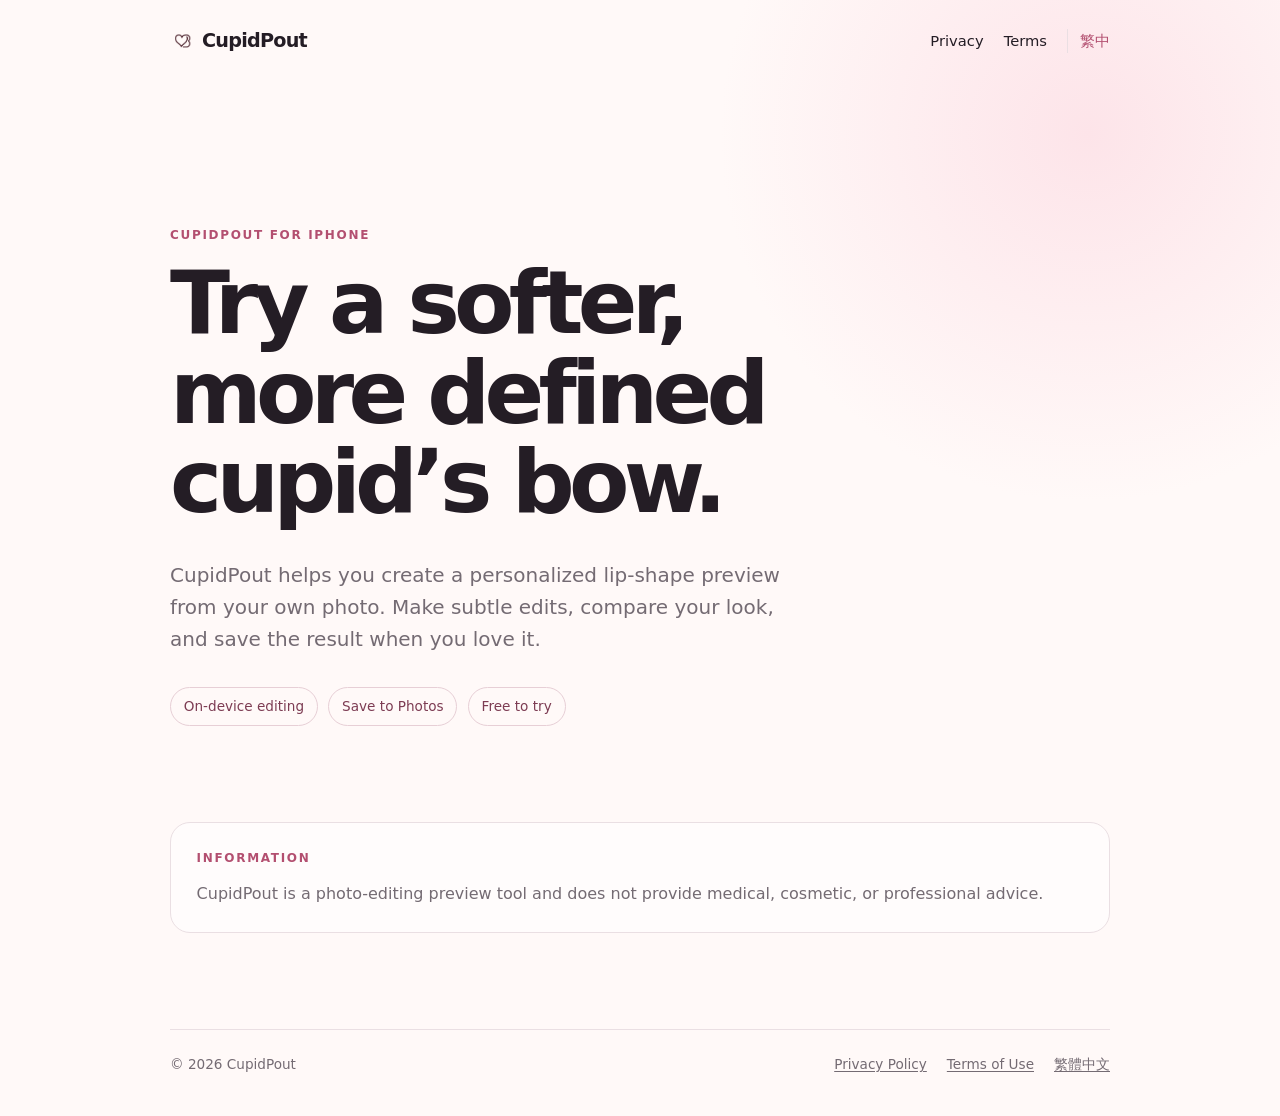
<file: index.html>
<!doctype html>
<html lang="en">
  <head>
    <meta charset="utf-8">
    <meta name="viewport" content="width=device-width, initial-scale=1">
    <meta name="description" content="CupidPout is a simple photo editor for creating a cupid's bow preview.">
    <title>CupidPout — Photo editing, made personal</title>
    <link rel="stylesheet" href="assets/site.css">
  </head>
  <body>
    <main class="shell">
      <nav class="nav" aria-label="Primary navigation">
        <a class="brand" href="./" aria-label="CupidPout home"><img src="assets/logo-v13-brown.png" alt="" aria-hidden="true"> CupidPout</a>
        <div class="nav-links">
          <a href="privacy.html">Privacy</a>
          <a href="terms.html">Terms</a>
          <a class="language" href="zh-tw/">繁中</a>
        </div>
      </nav>

      <section class="hero">
        <p class="eyebrow">CupidPout for iPhone</p>
        <h1>Try a softer,<br>more defined cupid’s bow.</h1>
        <p class="lede">CupidPout helps you create a personalized lip-shape preview from your own photo. Make subtle edits, compare your look, and save the result when you love it.</p>
        <div class="pills" aria-label="App highlights">
          <span>On-device editing</span>
          <span>Save to Photos</span>
          <span>Free to try</span>
        </div>
      </section>

      <section class="notice" aria-labelledby="information-title">
        <p class="eyebrow" id="information-title">Information</p>
        <p>CupidPout is a photo-editing preview tool and does not provide medical, cosmetic, or professional advice.</p>
      </section>
    </main>

    <footer>
      <p>© 2026 CupidPout</p>
      <div>
        <a href="privacy.html">Privacy Policy</a>
        <a href="terms.html">Terms of Use</a>
        <a href="zh-tw/">繁體中文</a>
      </div>
    </footer>
  </body>
</html>
</file>
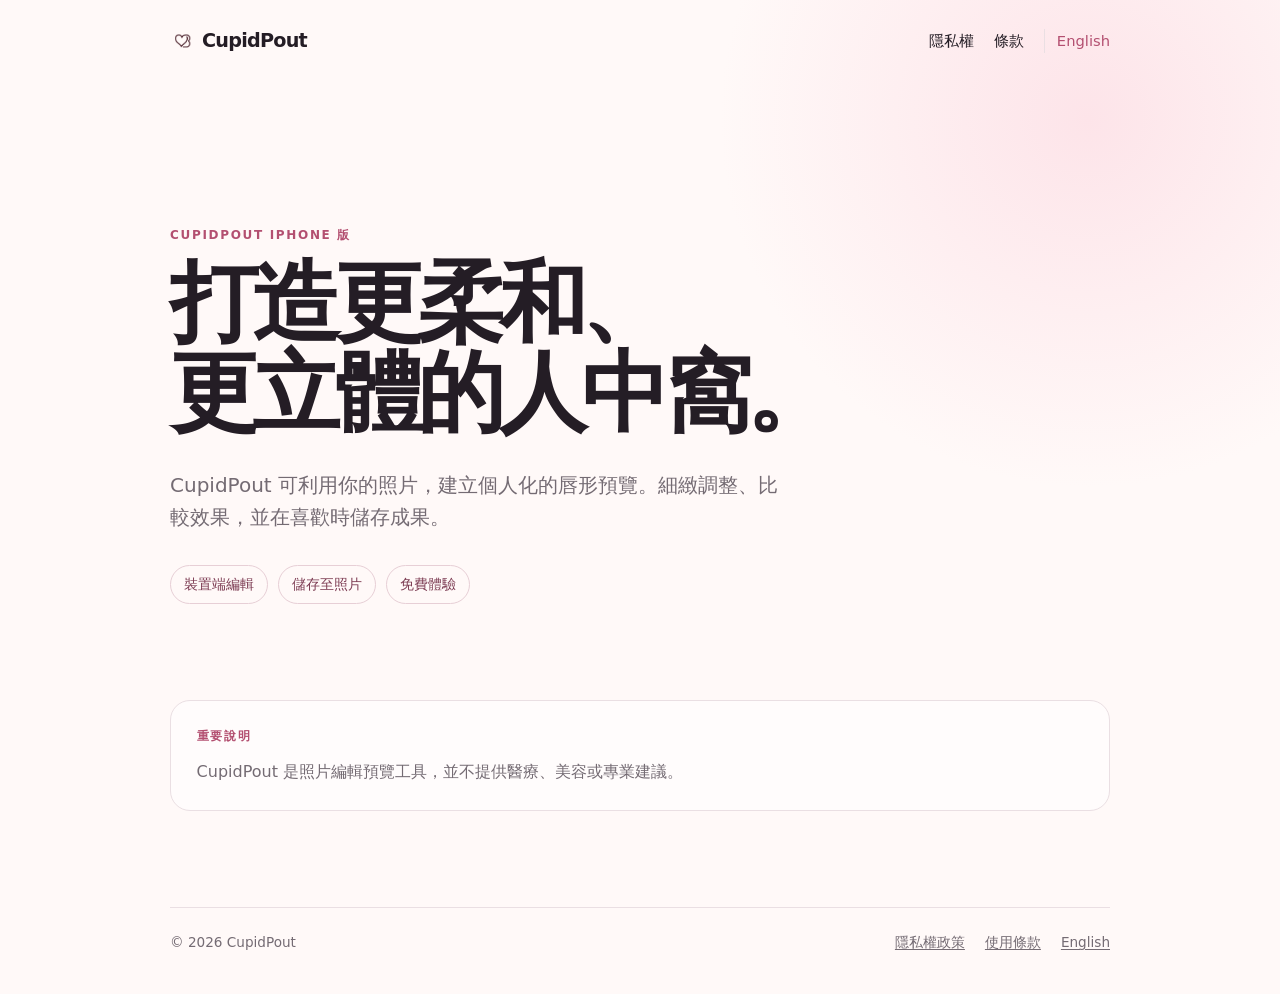
<file: zh-tw/index.html>
<!doctype html>
<html lang="zh-Hant-TW">
  <head>
    <meta charset="utf-8">
    <meta name="viewport" content="width=device-width, initial-scale=1">
    <meta name="description" content="CupidPout 是一款能建立人中窩唇形預覽的簡易照片編輯 App。">
    <title>CupidPout — 為你打造的照片編輯體驗</title>
    <link rel="stylesheet" href="../assets/site.css">
  </head>
  <body>
    <main class="shell">
      <nav class="nav" aria-label="主要導覽">
        <a class="brand" href="./" aria-label="CupidPout 首頁"><img src="../assets/logo-v13-brown.png" alt="" aria-hidden="true"> CupidPout</a>
        <div class="nav-links">
          <a href="privacy.html">隱私權</a>
          <a href="terms.html">條款</a>
          <a class="language" href="../">English</a>
        </div>
      </nav>

      <section class="hero">
        <p class="eyebrow">CupidPout iPhone 版</p>
        <h1>打造更柔和、<br>更立體的人中窩。</h1>
        <p class="lede">CupidPout 可利用你的照片，建立個人化的唇形預覽。細緻調整、比較效果，並在喜歡時儲存成果。</p>
        <div class="pills" aria-label="App 功能亮點">
          <span>裝置端編輯</span>
          <span>儲存至照片</span>
          <span>免費體驗</span>
        </div>
      </section>

      <section class="notice" aria-labelledby="information-title">
        <p class="eyebrow" id="information-title">重要說明</p>
        <p>CupidPout 是照片編輯預覽工具，並不提供醫療、美容或專業建議。</p>
      </section>
    </main>
    <footer>
      <p>© 2026 CupidPout</p>
      <div><a href="privacy.html">隱私權政策</a><a href="terms.html">使用條款</a><a href="../">English</a></div>
    </footer>
  </body>
</html>
</file>
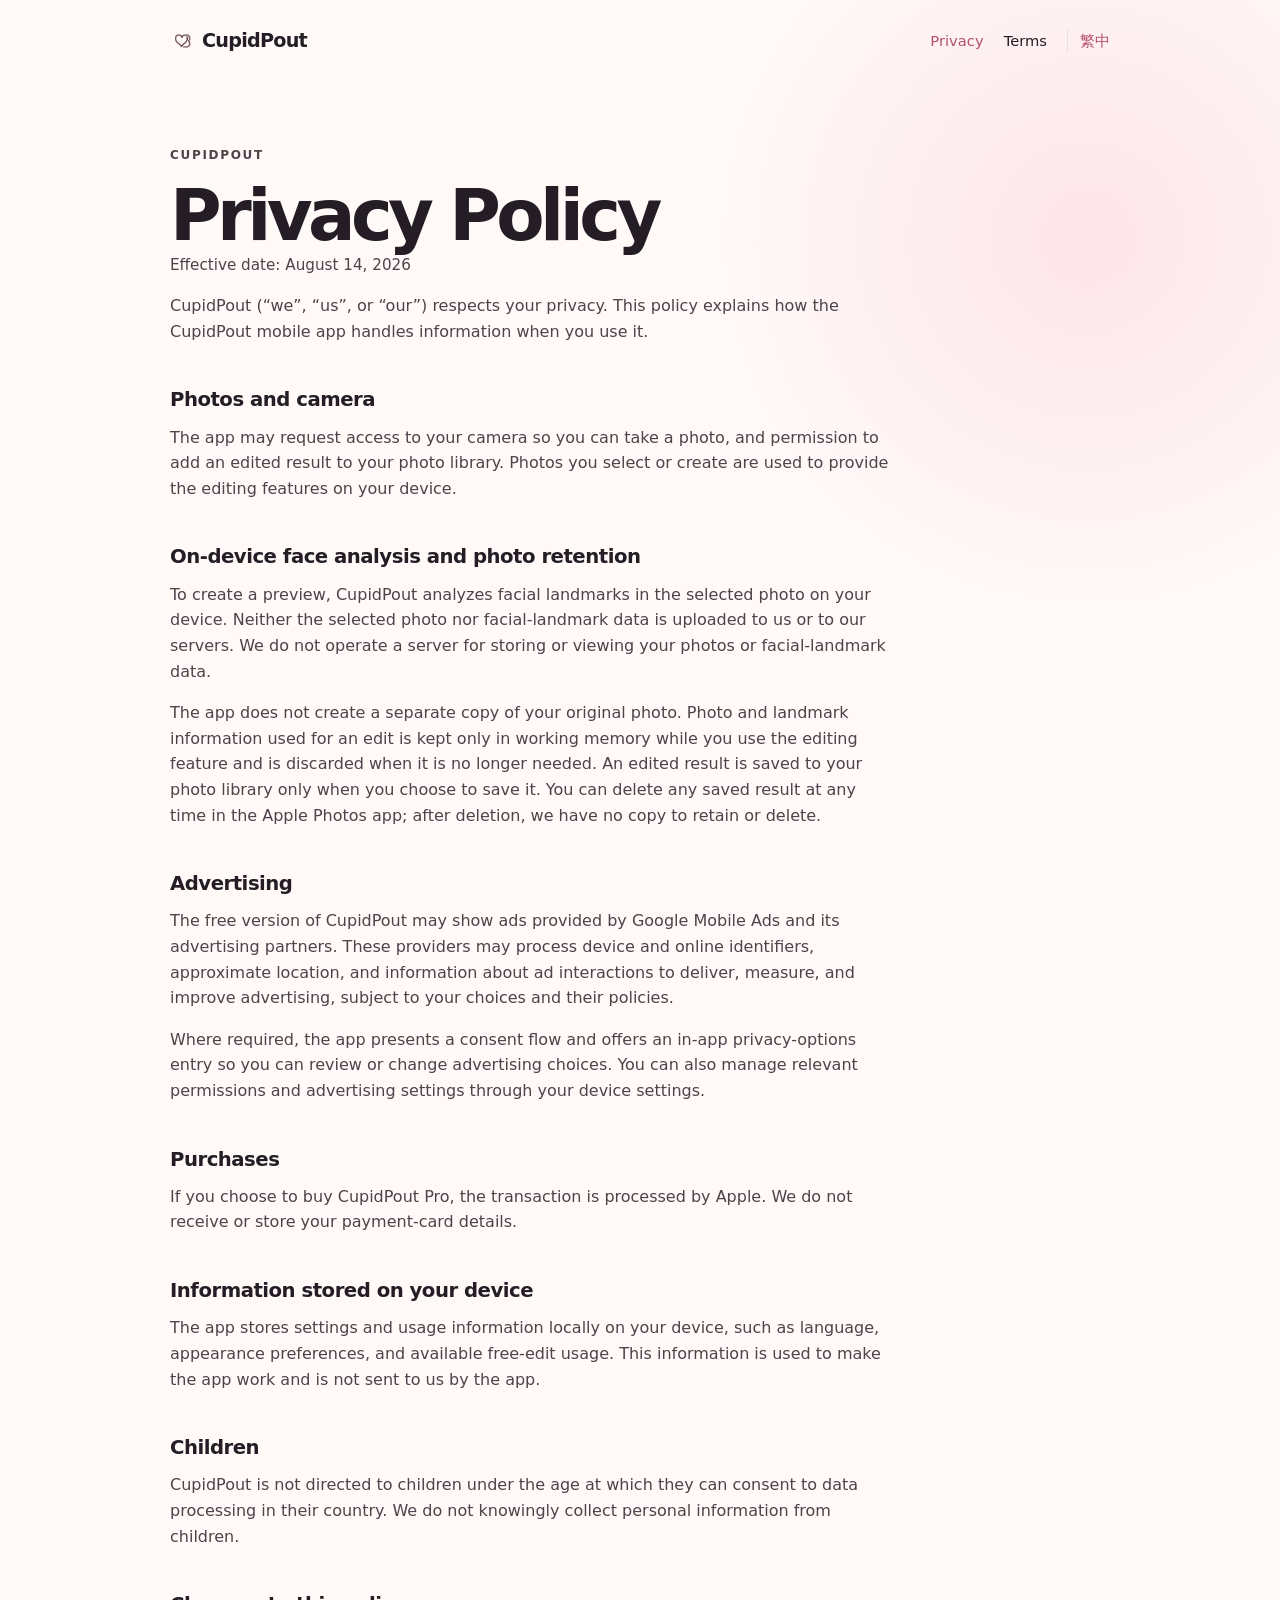
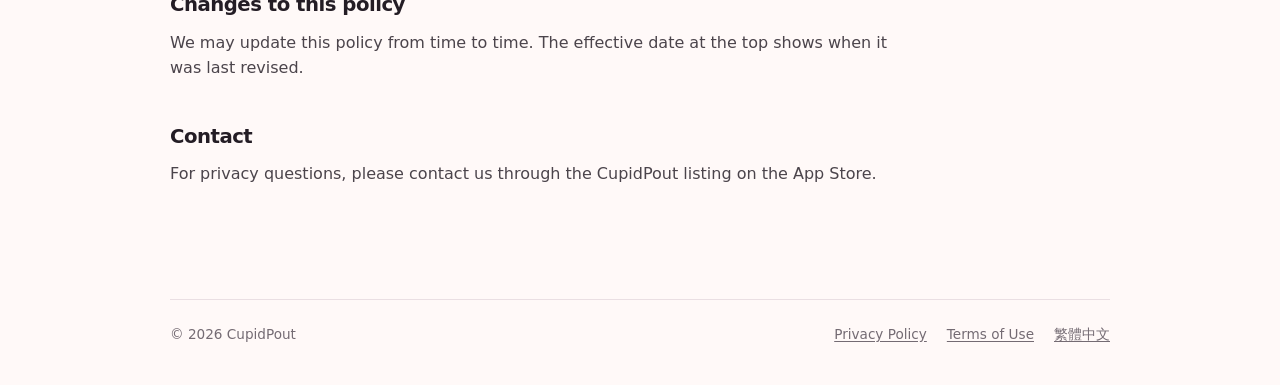
<file: privacy.html>
<!doctype html>
<html lang="en">
  <head>
    <meta charset="utf-8">
    <meta name="viewport" content="width=device-width, initial-scale=1">
    <meta name="description" content="CupidPout Privacy Policy">
    <title>Privacy Policy — CupidPout</title>
    <link rel="stylesheet" href="assets/site.css">
  </head>
  <body>
    <main class="shell">
      <nav class="nav" aria-label="Primary navigation">
        <a class="brand" href="./" aria-label="CupidPout home"><img src="assets/logo-v13-brown.png" alt="" aria-hidden="true"> CupidPout</a>
        <div class="nav-links">
          <a aria-current="page" href="privacy.html">Privacy</a>
          <a href="terms.html">Terms</a>
          <a class="language" href="zh-tw/privacy.html">繁中</a>
        </div>
      </nav>
      <article class="legal">
        <p class="eyebrow">CupidPout</p>
        <h1>Privacy Policy</h1>
        <p class="updated">Effective date: August 14, 2026</p>

        <p>CupidPout (“we”, “us”, or “our”) respects your privacy. This policy explains how the CupidPout mobile app handles information when you use it.</p>

        <h2>Photos and camera</h2>
        <p>The app may request access to your camera so you can take a photo, and permission to add an edited result to your photo library. Photos you select or create are used to provide the editing features on your device.</p>

        <h2>On-device face analysis and photo retention</h2>
        <p>To create a preview, CupidPout analyzes facial landmarks in the selected photo on your device. Neither the selected photo nor facial-landmark data is uploaded to us or to our servers. We do not operate a server for storing or viewing your photos or facial-landmark data.</p>
        <p>The app does not create a separate copy of your original photo. Photo and landmark information used for an edit is kept only in working memory while you use the editing feature and is discarded when it is no longer needed. An edited result is saved to your photo library only when you choose to save it. You can delete any saved result at any time in the Apple Photos app; after deletion, we have no copy to retain or delete.</p>

        <h2>Advertising</h2>
        <p>The free version of CupidPout may show ads provided by Google Mobile Ads and its advertising partners. These providers may process device and online identifiers, approximate location, and information about ad interactions to deliver, measure, and improve advertising, subject to your choices and their policies.</p>
        <p>Where required, the app presents a consent flow and offers an in-app privacy-options entry so you can review or change advertising choices. You can also manage relevant permissions and advertising settings through your device settings.</p>

        <h2>Purchases</h2>
        <p>If you choose to buy CupidPout Pro, the transaction is processed by Apple. We do not receive or store your payment-card details.</p>

        <h2>Information stored on your device</h2>
        <p>The app stores settings and usage information locally on your device, such as language, appearance preferences, and available free-edit usage. This information is used to make the app work and is not sent to us by the app.</p>

        <h2>Children</h2>
        <p>CupidPout is not directed to children under the age at which they can consent to data processing in their country. We do not knowingly collect personal information from children.</p>

        <h2>Changes to this policy</h2>
        <p>We may update this policy from time to time. The effective date at the top shows when it was last revised.</p>

        <h2>Contact</h2>
        <p>For privacy questions, please contact us through the CupidPout listing on the App Store.</p>
      </article>
    </main>
    <footer>
      <p>© 2026 CupidPout</p>
      <div><a href="privacy.html">Privacy Policy</a><a href="terms.html">Terms of Use</a><a href="zh-tw/privacy.html">繁體中文</a></div>
    </footer>
  </body>
</html>
</file>
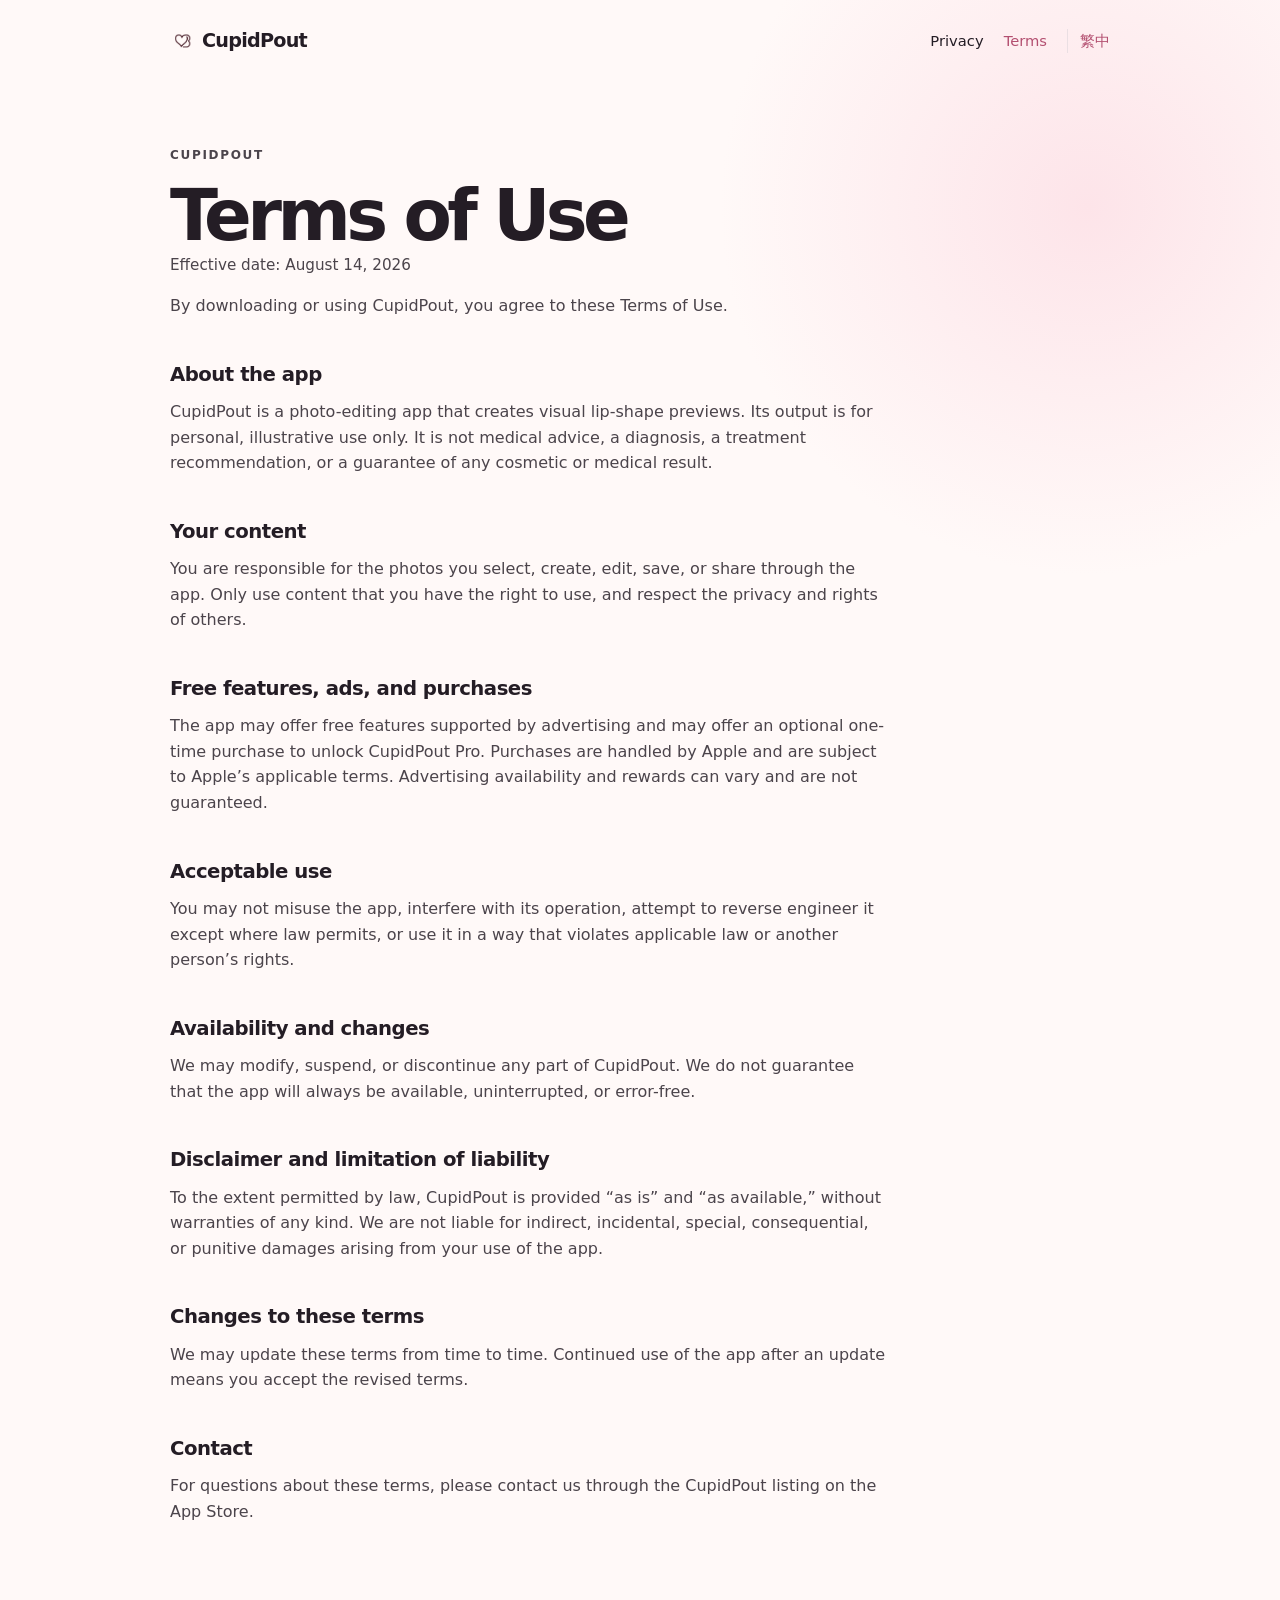
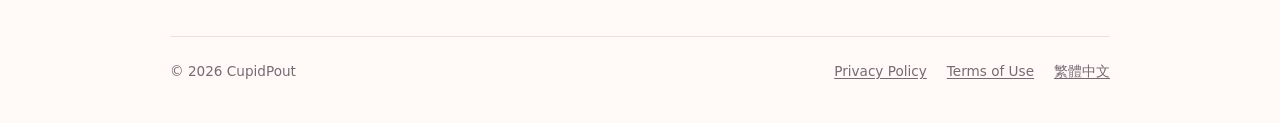
<file: terms.html>
<!doctype html>
<html lang="en">
  <head>
    <meta charset="utf-8">
    <meta name="viewport" content="width=device-width, initial-scale=1">
    <meta name="description" content="CupidPout Terms of Use">
    <title>Terms of Use — CupidPout</title>
    <link rel="stylesheet" href="assets/site.css">
  </head>
  <body>
    <main class="shell">
      <nav class="nav" aria-label="Primary navigation">
        <a class="brand" href="./" aria-label="CupidPout home"><img src="assets/logo-v13-brown.png" alt="" aria-hidden="true"> CupidPout</a>
        <div class="nav-links">
          <a href="privacy.html">Privacy</a>
          <a aria-current="page" href="terms.html">Terms</a>
          <a class="language" href="zh-tw/terms.html">繁中</a>
        </div>
      </nav>
      <article class="legal">
        <p class="eyebrow">CupidPout</p>
        <h1>Terms of Use</h1>
        <p class="updated">Effective date: August 14, 2026</p>

        <p>By downloading or using CupidPout, you agree to these Terms of Use.</p>

        <h2>About the app</h2>
        <p>CupidPout is a photo-editing app that creates visual lip-shape previews. Its output is for personal, illustrative use only. It is not medical advice, a diagnosis, a treatment recommendation, or a guarantee of any cosmetic or medical result.</p>

        <h2>Your content</h2>
        <p>You are responsible for the photos you select, create, edit, save, or share through the app. Only use content that you have the right to use, and respect the privacy and rights of others.</p>

        <h2>Free features, ads, and purchases</h2>
        <p>The app may offer free features supported by advertising and may offer an optional one-time purchase to unlock CupidPout Pro. Purchases are handled by Apple and are subject to Apple’s applicable terms. Advertising availability and rewards can vary and are not guaranteed.</p>

        <h2>Acceptable use</h2>
        <p>You may not misuse the app, interfere with its operation, attempt to reverse engineer it except where law permits, or use it in a way that violates applicable law or another person’s rights.</p>

        <h2>Availability and changes</h2>
        <p>We may modify, suspend, or discontinue any part of CupidPout. We do not guarantee that the app will always be available, uninterrupted, or error-free.</p>

        <h2>Disclaimer and limitation of liability</h2>
        <p>To the extent permitted by law, CupidPout is provided “as is” and “as available,” without warranties of any kind. We are not liable for indirect, incidental, special, consequential, or punitive damages arising from your use of the app.</p>

        <h2>Changes to these terms</h2>
        <p>We may update these terms from time to time. Continued use of the app after an update means you accept the revised terms.</p>

        <h2>Contact</h2>
        <p>For questions about these terms, please contact us through the CupidPout listing on the App Store.</p>
      </article>
    </main>
    <footer>
      <p>© 2026 CupidPout</p>
      <div><a href="privacy.html">Privacy Policy</a><a href="terms.html">Terms of Use</a><a href="zh-tw/terms.html">繁體中文</a></div>
    </footer>
  </body>
</html>
</file>
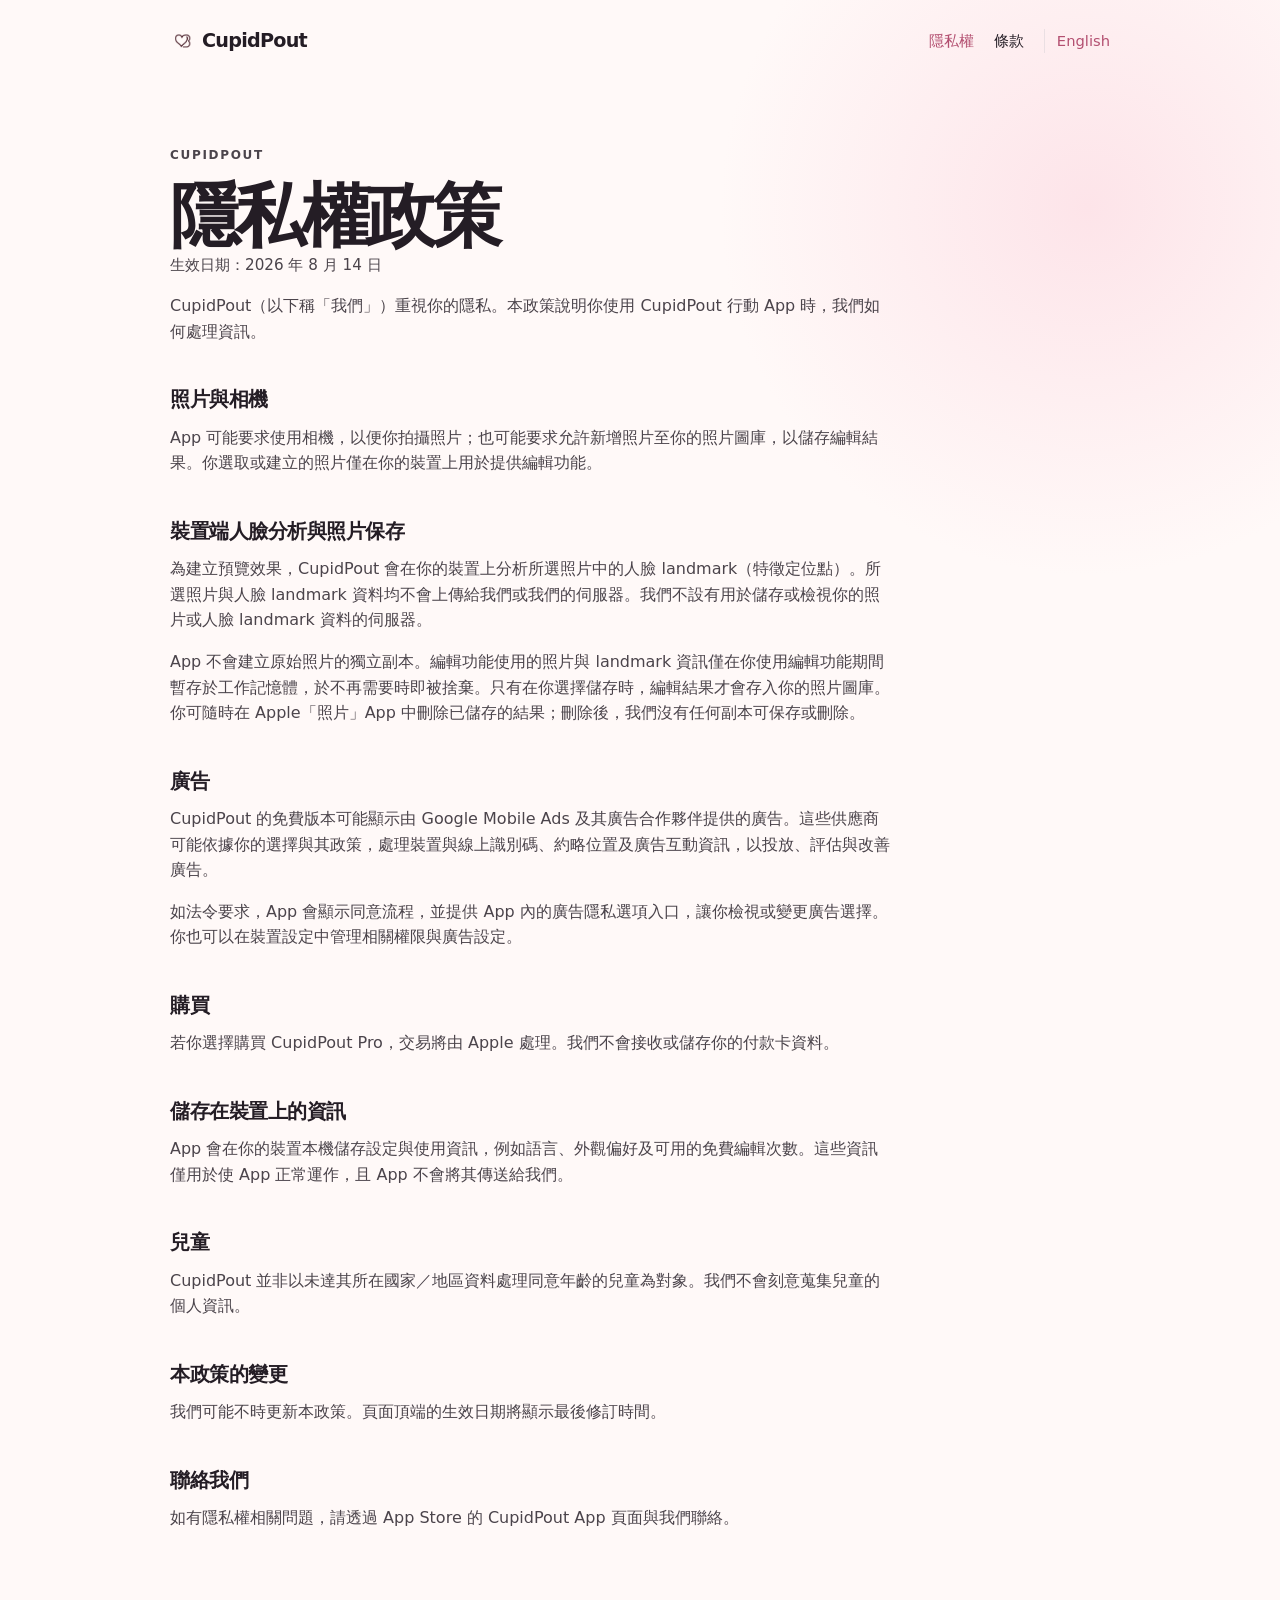
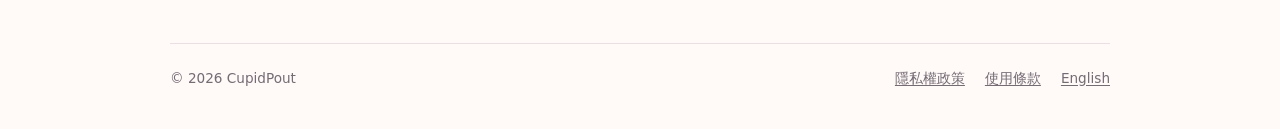
<file: zh-tw/privacy.html>
<!doctype html>
<html lang="zh-Hant-TW">
  <head>
    <meta charset="utf-8">
    <meta name="viewport" content="width=device-width, initial-scale=1">
    <meta name="description" content="CupidPout 隱私權政策">
    <title>隱私權政策 — CupidPout</title>
    <link rel="stylesheet" href="../assets/site.css">
  </head>
  <body>
    <main class="shell">
      <nav class="nav" aria-label="主要導覽">
        <a class="brand" href="./" aria-label="CupidPout 首頁"><img src="../assets/logo-v13-brown.png" alt="" aria-hidden="true"> CupidPout</a>
        <div class="nav-links"><a aria-current="page" href="privacy.html">隱私權</a><a href="terms.html">條款</a><a class="language" href="../privacy.html">English</a></div>
      </nav>
      <article class="legal">
        <p class="eyebrow">CupidPout</p>
        <h1>隱私權政策</h1>
        <p class="updated">生效日期：2026 年 8 月 14 日</p>
        <p>CupidPout（以下稱「我們」）重視你的隱私。本政策說明你使用 CupidPout 行動 App 時，我們如何處理資訊。</p>
        <h2>照片與相機</h2>
        <p>App 可能要求使用相機，以便你拍攝照片；也可能要求允許新增照片至你的照片圖庫，以儲存編輯結果。你選取或建立的照片僅在你的裝置上用於提供編輯功能。</p>
        <h2>裝置端人臉分析與照片保存</h2>
        <p>為建立預覽效果，CupidPout 會在你的裝置上分析所選照片中的人臉 landmark（特徵定位點）。所選照片與人臉 landmark 資料均不會上傳給我們或我們的伺服器。我們不設有用於儲存或檢視你的照片或人臉 landmark 資料的伺服器。</p>
        <p>App 不會建立原始照片的獨立副本。編輯功能使用的照片與 landmark 資訊僅在你使用編輯功能期間暫存於工作記憶體，於不再需要時即被捨棄。只有在你選擇儲存時，編輯結果才會存入你的照片圖庫。你可隨時在 Apple「照片」App 中刪除已儲存的結果；刪除後，我們沒有任何副本可保存或刪除。</p>
        <h2>廣告</h2>
        <p>CupidPout 的免費版本可能顯示由 Google Mobile Ads 及其廣告合作夥伴提供的廣告。這些供應商可能依據你的選擇與其政策，處理裝置與線上識別碼、約略位置及廣告互動資訊，以投放、評估與改善廣告。</p>
        <p>如法令要求，App 會顯示同意流程，並提供 App 內的廣告隱私選項入口，讓你檢視或變更廣告選擇。你也可以在裝置設定中管理相關權限與廣告設定。</p>
        <h2>購買</h2>
        <p>若你選擇購買 CupidPout Pro，交易將由 Apple 處理。我們不會接收或儲存你的付款卡資料。</p>
        <h2>儲存在裝置上的資訊</h2>
        <p>App 會在你的裝置本機儲存設定與使用資訊，例如語言、外觀偏好及可用的免費編輯次數。這些資訊僅用於使 App 正常運作，且 App 不會將其傳送給我們。</p>
        <h2>兒童</h2>
        <p>CupidPout 並非以未達其所在國家／地區資料處理同意年齡的兒童為對象。我們不會刻意蒐集兒童的個人資訊。</p>
        <h2>本政策的變更</h2>
        <p>我們可能不時更新本政策。頁面頂端的生效日期將顯示最後修訂時間。</p>
        <h2>聯絡我們</h2>
        <p>如有隱私權相關問題，請透過 App Store 的 CupidPout App 頁面與我們聯絡。</p>
      </article>
    </main>
    <footer><p>© 2026 CupidPout</p><div><a href="privacy.html">隱私權政策</a><a href="terms.html">使用條款</a><a href="../privacy.html">English</a></div></footer>
  </body>
</html>
</file>
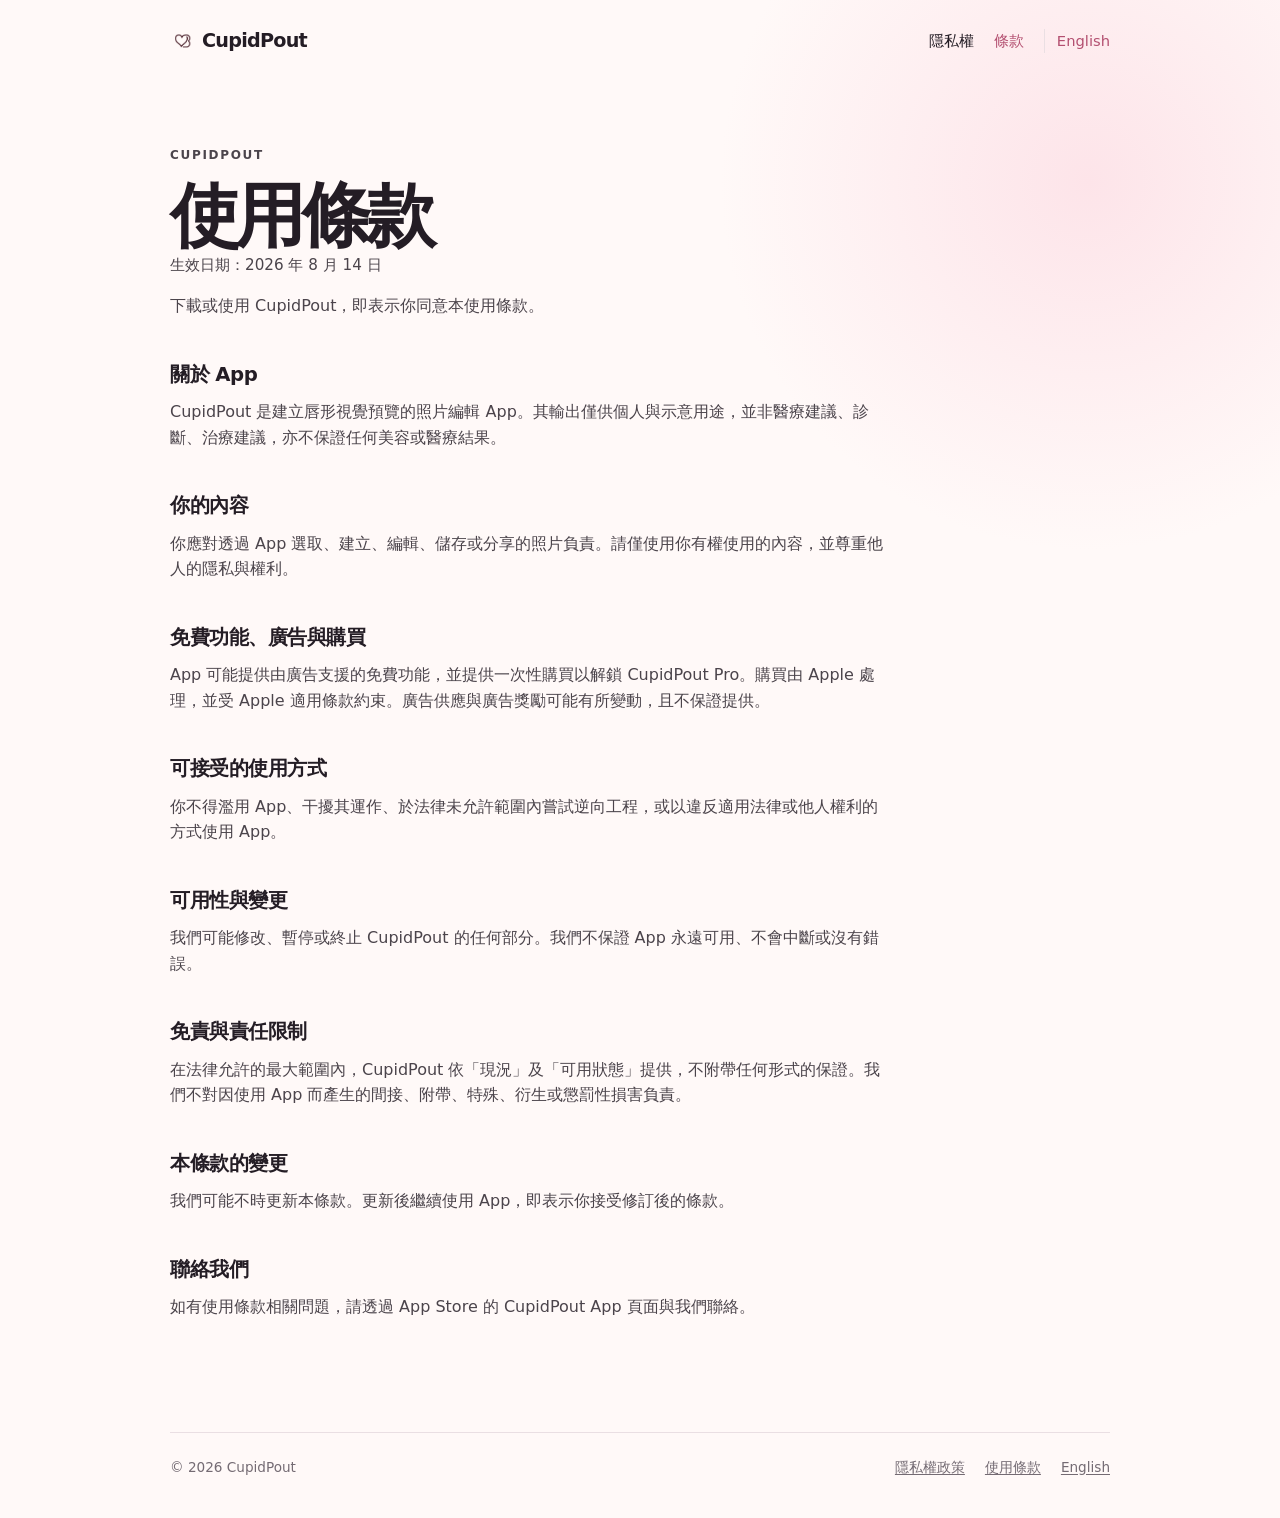
<file: zh-tw/terms.html>
<!doctype html>
<html lang="zh-Hant-TW">
  <head>
    <meta charset="utf-8">
    <meta name="viewport" content="width=device-width, initial-scale=1">
    <meta name="description" content="CupidPout 使用條款">
    <title>使用條款 — CupidPout</title>
    <link rel="stylesheet" href="../assets/site.css">
  </head>
  <body>
    <main class="shell">
      <nav class="nav" aria-label="主要導覽">
        <a class="brand" href="./" aria-label="CupidPout 首頁"><img src="../assets/logo-v13-brown.png" alt="" aria-hidden="true"> CupidPout</a>
        <div class="nav-links"><a href="privacy.html">隱私權</a><a aria-current="page" href="terms.html">條款</a><a class="language" href="../terms.html">English</a></div>
      </nav>
      <article class="legal">
        <p class="eyebrow">CupidPout</p>
        <h1>使用條款</h1>
        <p class="updated">生效日期：2026 年 8 月 14 日</p>
        <p>下載或使用 CupidPout，即表示你同意本使用條款。</p>
        <h2>關於 App</h2>
        <p>CupidPout 是建立唇形視覺預覽的照片編輯 App。其輸出僅供個人與示意用途，並非醫療建議、診斷、治療建議，亦不保證任何美容或醫療結果。</p>
        <h2>你的內容</h2>
        <p>你應對透過 App 選取、建立、編輯、儲存或分享的照片負責。請僅使用你有權使用的內容，並尊重他人的隱私與權利。</p>
        <h2>免費功能、廣告與購買</h2>
        <p>App 可能提供由廣告支援的免費功能，並提供一次性購買以解鎖 CupidPout Pro。購買由 Apple 處理，並受 Apple 適用條款約束。廣告供應與廣告獎勵可能有所變動，且不保證提供。</p>
        <h2>可接受的使用方式</h2>
        <p>你不得濫用 App、干擾其運作、於法律未允許範圍內嘗試逆向工程，或以違反適用法律或他人權利的方式使用 App。</p>
        <h2>可用性與變更</h2>
        <p>我們可能修改、暫停或終止 CupidPout 的任何部分。我們不保證 App 永遠可用、不會中斷或沒有錯誤。</p>
        <h2>免責與責任限制</h2>
        <p>在法律允許的最大範圍內，CupidPout 依「現況」及「可用狀態」提供，不附帶任何形式的保證。我們不對因使用 App 而產生的間接、附帶、特殊、衍生或懲罰性損害負責。</p>
        <h2>本條款的變更</h2>
        <p>我們可能不時更新本條款。更新後繼續使用 App，即表示你接受修訂後的條款。</p>
        <h2>聯絡我們</h2>
        <p>如有使用條款相關問題，請透過 App Store 的 CupidPout App 頁面與我們聯絡。</p>
      </article>
    </main>
    <footer><p>© 2026 CupidPout</p><div><a href="privacy.html">隱私權政策</a><a href="terms.html">使用條款</a><a href="../terms.html">English</a></div></footer>
  </body>
</html>
</file>
<file: assets/site.css>
:root {
  color-scheme: light;
  --ink: #241d25;
  --muted: #746b73;
  --line: #eadfe3;
  --rose: #b34f70;
  --cream: #fff9f8;
}

* { box-sizing: border-box; }

body {
  min-height: 100vh;
  margin: 0;
  color: var(--ink);
  background: radial-gradient(circle at 85% 12%, #fde4e9 0, transparent 23rem), var(--cream);
  font-family: ui-rounded, "SF Pro Rounded", "Avenir Next", Avenir, system-ui, sans-serif;
  line-height: 1.6;
}

.shell { width: min(100% - 2.5rem, 940px); margin: 0 auto; }

.nav {
  display: flex;
  justify-content: space-between;
  align-items: center;
  padding: 1.6rem 0;
}

.brand { display: inline-flex; align-items: center; gap: .35rem; color: var(--ink); font-size: 1.2rem; font-weight: 750; letter-spacing: -0.04em; text-decoration: none; }
.brand img { width: 1.65rem; height: 1.65rem; object-fit: contain; }
.nav-links, footer div { display: flex; gap: 1.25rem; }
a { color: var(--rose); text-underline-offset: 0.18em; }
.nav-links a { color: var(--ink); font-size: .92rem; text-decoration: none; }
.nav-links a.language { padding-left: .75rem; border-left: 1px solid var(--line); color: var(--rose); }
.nav-links a:hover, .nav-links a[aria-current="page"] { color: var(--rose); }

.hero { padding: clamp(4.5rem, 12vw, 9rem) 0 6rem; max-width: 740px; }
.eyebrow { margin: 0 0 .8rem; color: var(--rose); font-size: .75rem; font-weight: 800; letter-spacing: .14em; text-transform: uppercase; }
h1 { margin: 0; font-size: clamp(2.9rem, 7.5vw, 5.5rem); letter-spacing: -.065em; line-height: 1.02; }
.lede { max-width: 610px; margin: 2rem 0 0; color: var(--muted); font-size: clamp(1.05rem, 2vw, 1.25rem); }
.pills { display: flex; flex-wrap: wrap; gap: .65rem; margin-top: 2rem; }
.pills span { padding: .48rem .8rem; border: 1px solid #e7cfd6; border-radius: 999px; color: #7d3c53; font-size: .85rem; }
.notice { margin-bottom: 6rem; padding: 1.6rem; border: 1px solid var(--line); border-radius: 1.25rem; background: rgba(255, 255, 255, .58); }
.notice p:last-child { margin: 0; color: var(--muted); }

.legal { max-width: 720px; padding: 4rem 0 6rem; }
.legal h1 { font-size: clamp(2.75rem, 6vw, 4.4rem); }
.updated { margin: 1rem 0 2.75rem; color: var(--muted); font-size: .95rem; }
.legal h2 { margin: 2.5rem 0 .55rem; font-size: 1.23rem; letter-spacing: -.025em; }
.legal p { margin: 0 0 1rem; color: #4b444b; }

footer { display: flex; justify-content: space-between; gap: 1rem; width: min(100% - 2.5rem, 940px); margin: 0 auto; padding: 1.5rem 0 2.5rem; border-top: 1px solid var(--line); color: var(--muted); font-size: .85rem; }
footer p { margin: 0; }
footer a { color: var(--muted); }

@media (max-width: 560px) {
  .shell, footer { width: min(100% - 2rem, 940px); }
  .hero { padding-top: 4rem; }
  footer { flex-direction: column; }
  .nav-links, footer div { gap: .8rem; }
  .nav-links a.language { padding-left: .6rem; }
}
</file>
